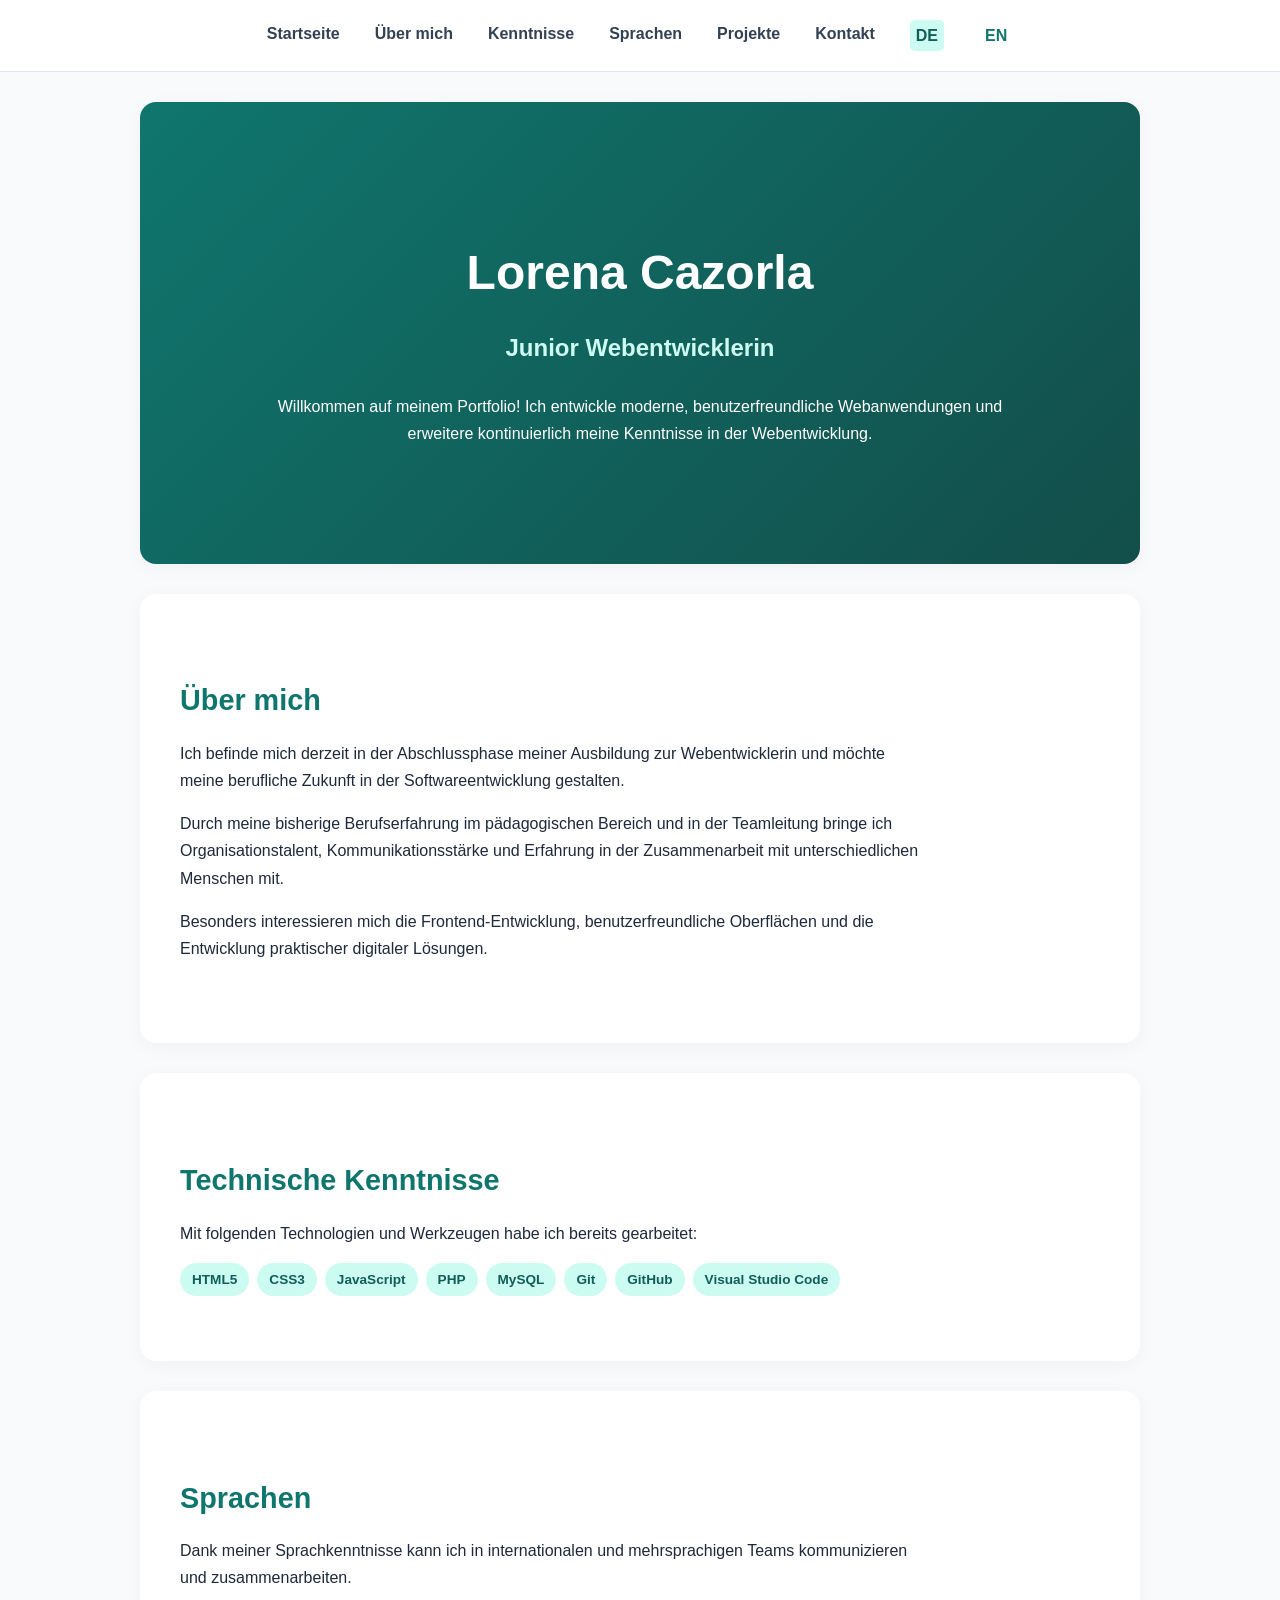
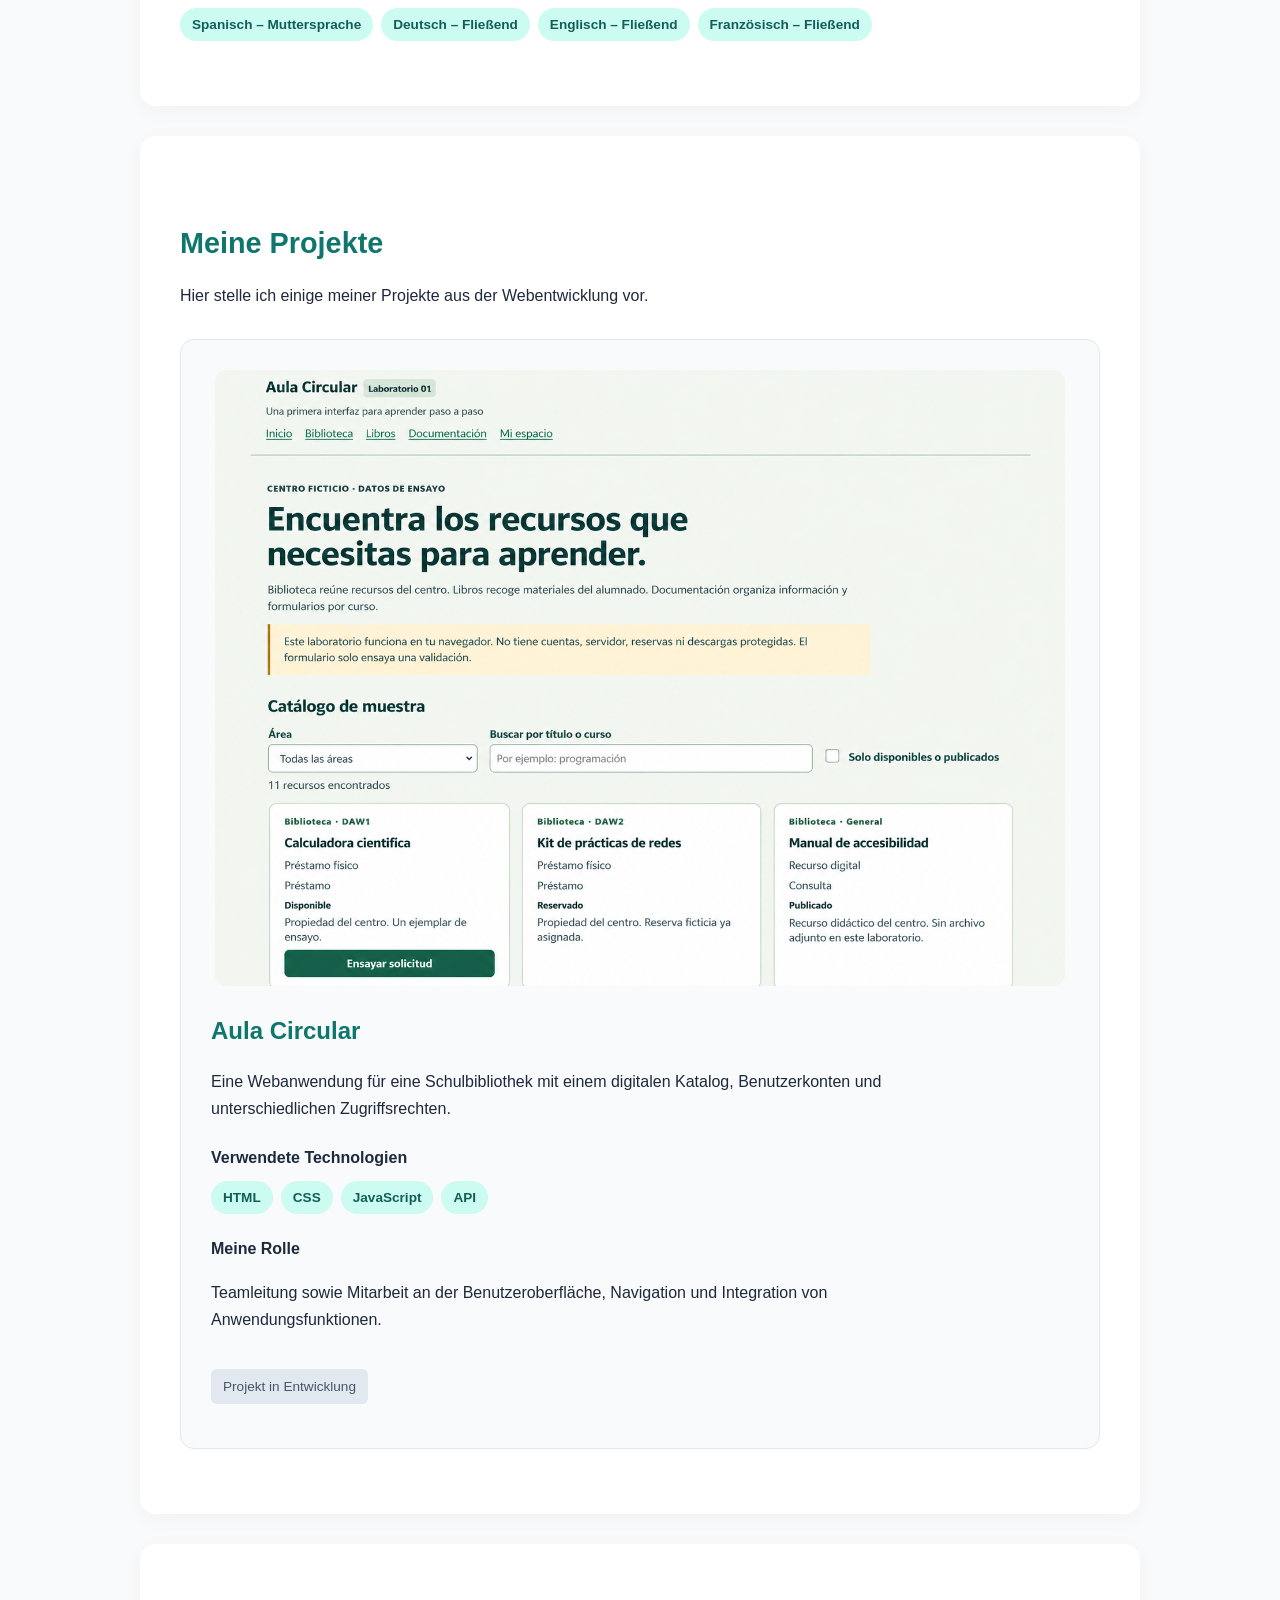
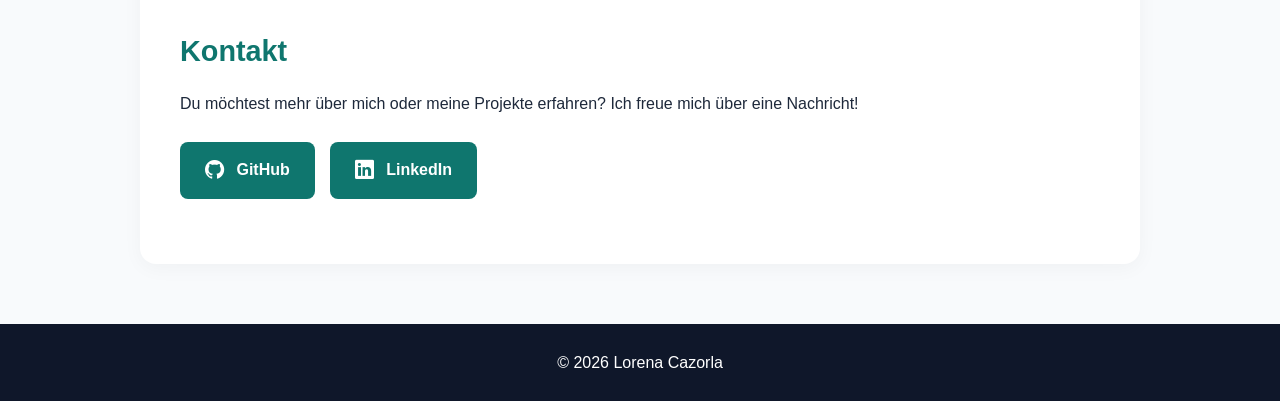
<file: index.html>
<!DOCTYPE html>
<html lang="de">
<head>
    <meta charset="UTF-8">
    <meta name="viewport" content="width=device-width, initial-scale=1.0">
    <title>Lorena Cazorla | Junior Webentwicklerin</title>
    <link rel="stylesheet" href="estilos.css">
    <link rel="stylesheet" href="https://cdn.jsdelivr.net/npm/bootstrap-icons@1.11.3/font/bootstrap-icons.min.css">
    <link rel="stylesheet" href="https://cdn.jsdelivr.net/npm/bootstrap-icons@1.11.3/font/bootstrap-icons.min.css">
</head>

<body>

    <!-- Cabecera y menú de navegación -->
    <header>
        
<nav aria-label="Hauptnavigation">
    <a href="#startseite">Startseite</a>
    <a href="#ueber-mich">Über mich</a>
    <a href="#kenntnisse">Kenntnisse</a>
    <a href="#sprachen">Sprachen</a>
    <a href="#projekte">Projekte</a>
    <a href="#kontakt">Kontakt</a>
    
<a href="index.html" lang="de" aria-current="page">DE</a>
<a href="index-en.html" lang="en">EN</a>

</nav>

    </header>

    <!-- Contenido principal -->
    <main>

        <!-- Inicio -->
        
<section id="startseite">
    <h1>Lorena Cazorla</h1>
    <p>Junior Webentwicklerin</p>
    <p>
        Willkommen auf meinem Portfolio!
        Ich entwickle moderne, benutzerfreundliche
        Webanwendungen und erweitere kontinuierlich
        meine Kenntnisse in der Webentwicklung.
    </p>
</section>
<section id="ueber-mich">
    <h2>Über mich</h2>

    <p>
        Ich befinde mich derzeit in der
        Abschlussphase meiner Ausbildung
        zur Webentwicklerin und möchte
        meine berufliche Zukunft in der
        Softwareentwicklung gestalten.
    </p>

    <p>
        Durch meine bisherige Berufserfahrung
        im pädagogischen Bereich und in der
        Teamleitung bringe ich
        Organisationstalent, Kommunikationsstärke
        und Erfahrung in der Zusammenarbeit
        mit unterschiedlichen Menschen mit.
    </p>

    <p>
        Besonders interessieren mich
        die Frontend-Entwicklung,
        benutzerfreundliche Oberflächen
        und die Entwicklung praktischer
        digitaler Lösungen.
    </p>
</section>


        <!-- Sobre mí -->
       
<section id="kenntnisse">
    <h2>Technische Kenntnisse</h2>

    <p>
        Mit folgenden Technologien und
        Werkzeugen habe ich bereits gearbeitet:
    </p>

    <div class="technologien">
        <span>HTML5</span>
        <span>CSS3</span>
        <span>JavaScript</span>
        <span>PHP</span>
        <span>MySQL</span>
        <span>Git</span>
        <span>GitHub</span>
        <span>Visual Studio Code</span>
    </div>
</section>


<!-- Idiomas -->
<section id="sprachen">
    <h2>Sprachen</h2>

    <p>
        Dank meiner Sprachkenntnisse kann ich
        in internationalen und mehrsprachigen
        Teams kommunizieren und zusammenarbeiten.
    </p>

    <div class="technologien">
        <span>Spanisch – Muttersprache</span>
        <span>Deutsch – Fließend</span>
        <span>Englisch – Fließend</span>
        <span>Französisch – Fließend</span>
    </div>
</section>


        <!-- Proyectos -->
        
<section id="projekte">
    <h2>Meine Projekte</h2>
    <p>
        Hier stelle ich einige meiner Projekte
        aus der Webentwicklung vor.
    </p>

    <div class="projekt-karte">

        <div class="projekt-symbol">
    <img
        src="imagenes/aula-circular.png"
        alt="Screenshot der Webanwendung Aula Circular"
        class="projekt-bild"
        loading="lazy"
    >
</div>

        <div class="projekt-inhalt">
            <h3>Aula Circular</h3>

            <p>
                Eine Webanwendung für eine
                Schulbibliothek mit einem
                digitalen Katalog, Benutzerkonten
                und unterschiedlichen Zugriffsrechten.
            </p>

            <h4>Verwendete Technologien</h4>

            <div class="technologien">
                <span>HTML</span>
                <span>CSS</span>
                <span>JavaScript</span>
                <span>API</span>
            </div>

            <h4>Meine Rolle</h4>

            <p>
                Teamleitung sowie Mitarbeit
                an der Benutzeroberfläche,
                Navigation und Integration
                von Anwendungsfunktionen.
            </p>

            <p class="projekt-status">
                Projekt in Entwicklung
            </p>
        </div>

    </div>
</section>


        <!-- Contacto -->
        
<section id="kontakt">
    <h2>Kontakt</h2>
    <p>
        Du möchtest mehr über mich oder meine Projekte
        erfahren? Ich freue mich über eine Nachricht!
    </p>

    <div class="kontakt-links">
        <a href="https://github.com/lorenadev6"
           target="_blank"
           rel="noopener noreferrer">
           <i class="bi bi-github" aria-hidden="true"></i>
            GitHub
        </a>

        <a href="https://www.linkedin.com/in/lorena-cazorla/"
           target="_blank"
           rel="noopener noreferrer">
            <i class="bi bi-linkedin" aria-hidden="true"></i>
            LinkedIn
        </a>
    </div>
</section>


    </main>

    <!-- Pie de página -->
    <footer>
        <p>&copy; 2026 Lorena Cazorla</p>
    </footer>

</body>
</html>
</file>
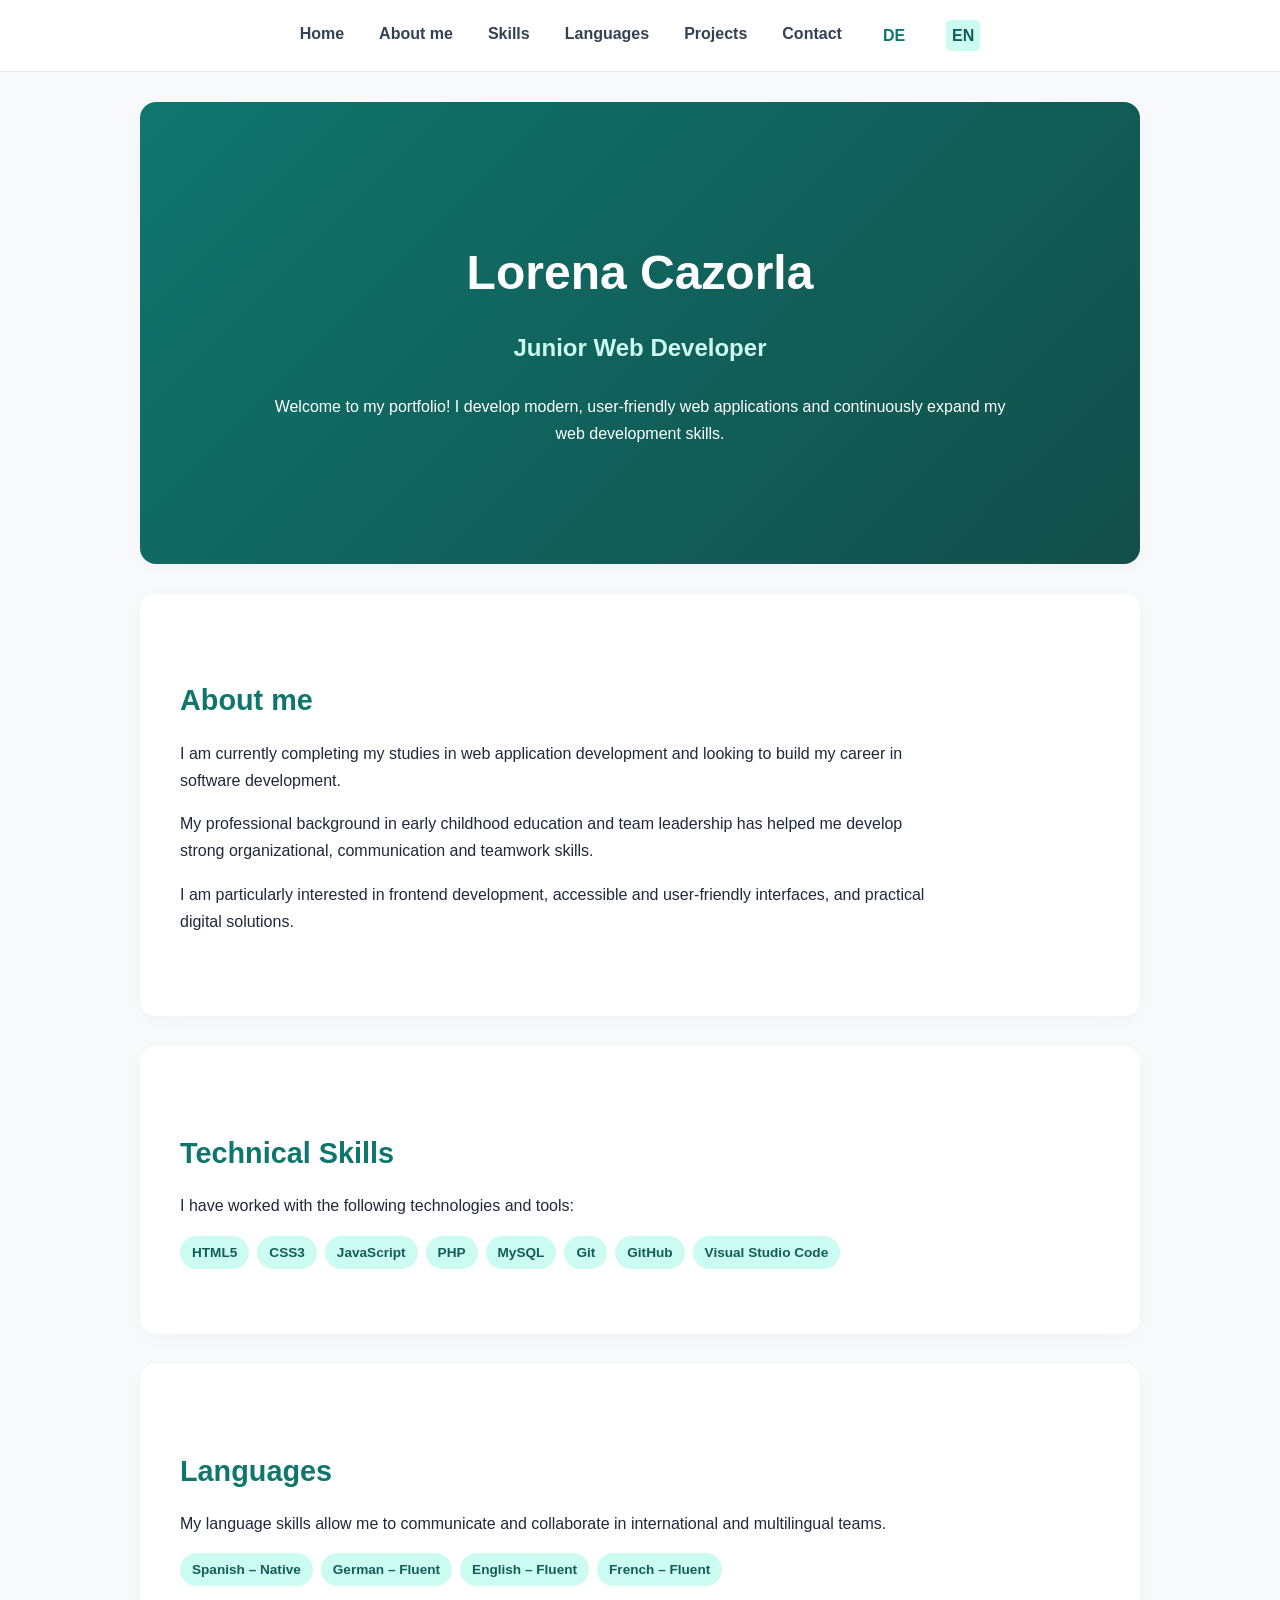
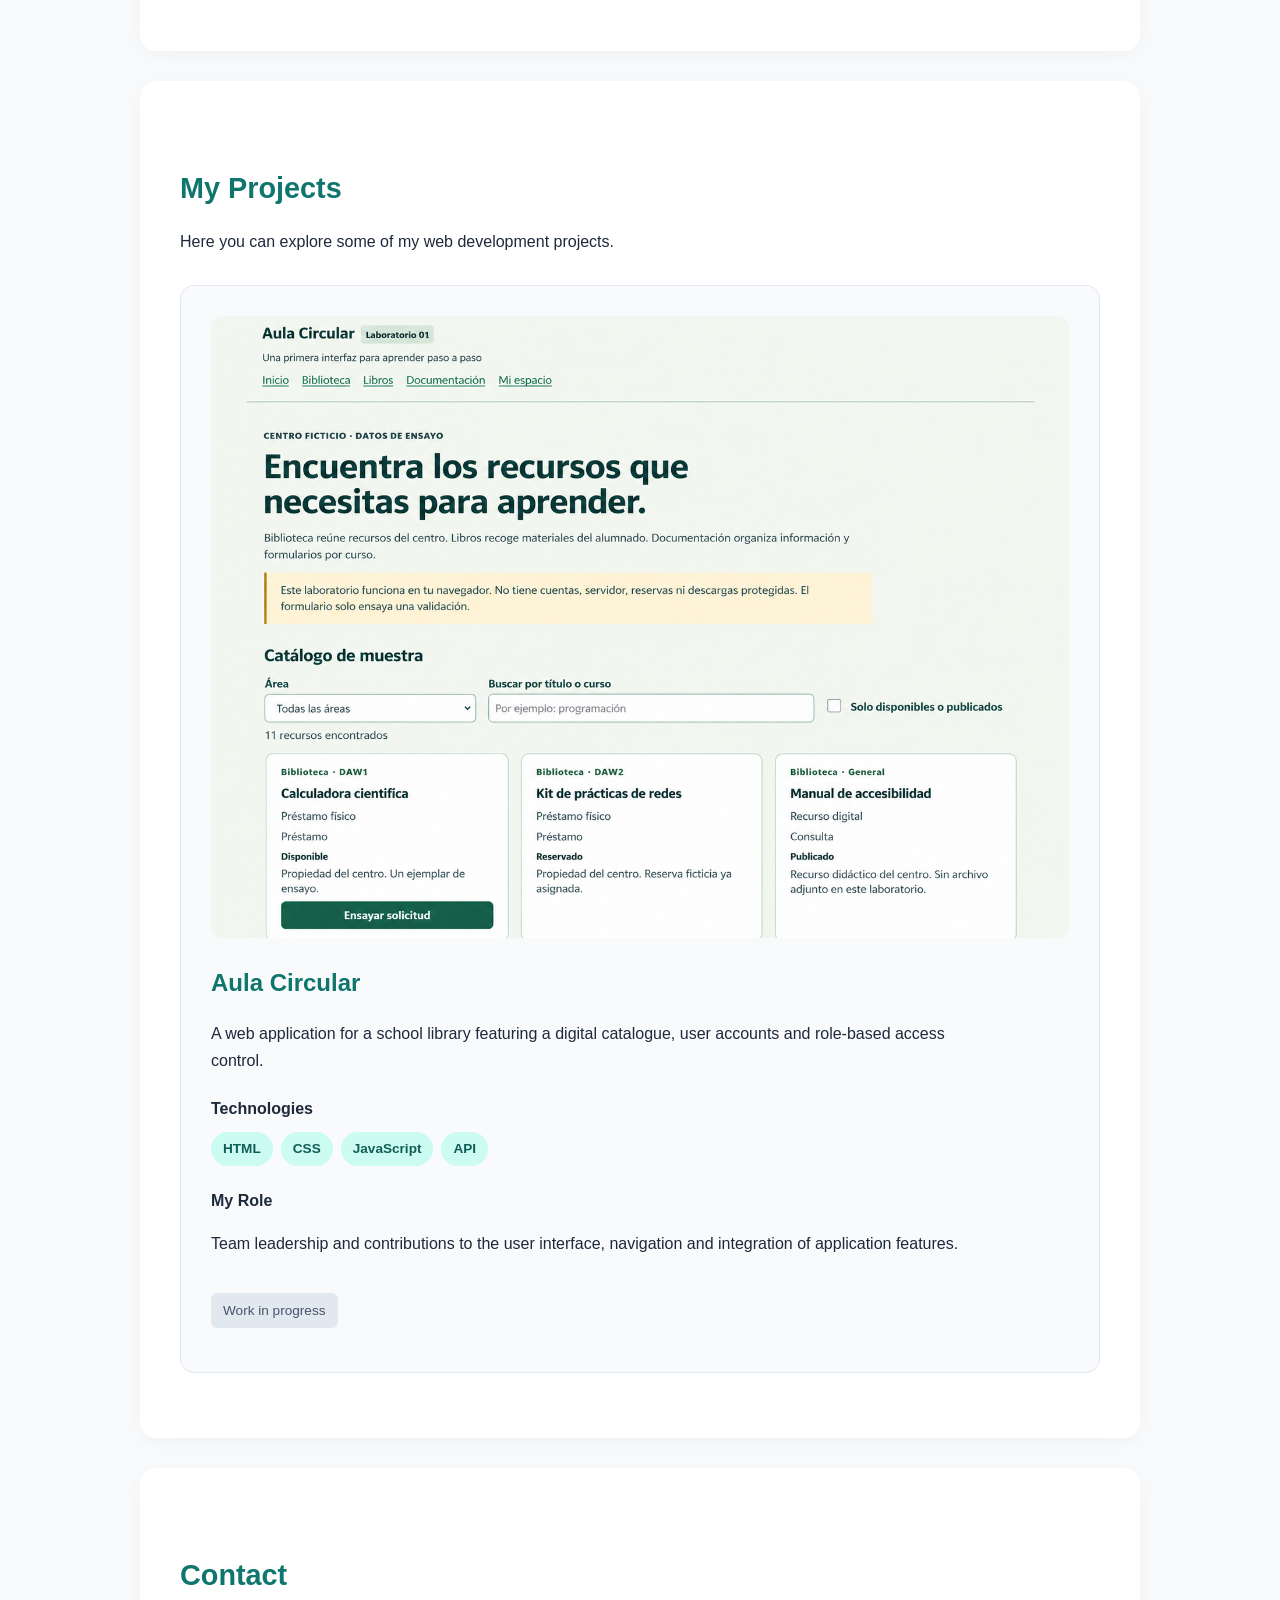
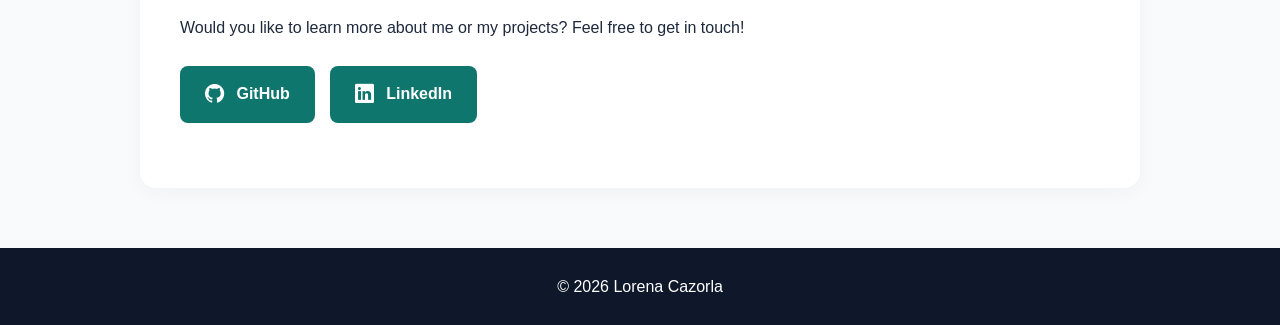
<file: index-en.html>
<!DOCTYPE html>
<html lang="en">

<head>
    <meta charset="UTF-8">
    <meta name="viewport" content="width=device-width, initial-scale=1.0">
    <title>Lorena Cazorla | Junior Web Developer</title>
    <link rel="stylesheet" href="estilos.css">
    <link rel="stylesheet" href="https://cdn.jsdelivr.net/npm/bootstrap-icons@1.11.3/font/bootstrap-icons.min.css">
    <link rel="stylesheet" href="https://cdn.jsdelivr.net/npm/bootstrap-icons@1.11.3/font/bootstrap-icons.min.css">
</head>

<body>

    <!-- Navigation -->
    <header>
        <nav aria-label="Main navigation">
            <a href="#startseite">Home</a>
            <a href="#ueber-mich">About me</a>
            <a href="#kenntnisse">Skills</a>
            <a href="#sprachen">Languages</a>
            <a href="#projekte">Projects</a>
            <a href="#kontakt">Contact</a>
            <a href="index.html" lang="de">DE</a>
            <a href="index-en.html" lang="en"
               aria-current="page">EN</a>
        </nav>
    </header>

    <main>

        <!-- Home -->
        <section id="startseite">
            <h1>Lorena Cazorla</h1>
            <p>Junior Web Developer</p>
            <p>
                Welcome to my portfolio!
                I develop modern, user-friendly
                web applications and continuously
                expand my web development skills.
            </p>
        </section>

        <!-- About me -->
        <section id="ueber-mich">
            <h2>About me</h2>

            <p>
                I am currently completing my studies
                in web application development and
                looking to build my career
                in software development.
            </p>

            <p>
                My professional background in early
                childhood education and team leadership
                has helped me develop strong
                organizational, communication
                and teamwork skills.
            </p>

            <p>
                I am particularly interested in
                frontend development, accessible
                and user-friendly interfaces,
                and practical digital solutions.
            </p>
        </section>

        <!-- Technical skills -->
        <section id="kenntnisse">
            <h2>Technical Skills</h2>

            <p>
                I have worked with the following
                technologies and tools:
            </p>

            <div class="technologien">
                <span>HTML5</span>
                <span>CSS3</span>
                <span>JavaScript</span>
                <span>PHP</span>
                <span>MySQL</span>
                <span>Git</span>
                <span>GitHub</span>
                <span>Visual Studio Code</span>
            </div>
        </section>

        <!-- Languages -->
        <section id="sprachen">
            <h2>Languages</h2>

            <p>
                My language skills allow me to
                communicate and collaborate
                in international and multilingual teams.
            </p>

            <div class="technologien">
                <span>Spanish – Native</span>
                <span>German – Fluent</span>
                <span>English – Fluent</span>
                <span>French – Fluent</span>
            </div>
        </section>

        <!-- Projects -->
        <section id="projekte">
            <h2>My Projects</h2>

            <p>
                Here you can explore some
                of my web development projects.
            </p>

            <div class="projekt-karte">

                <div class="projekt-imagen">
    <img
        src="imagenes/aula-circular.png"
        alt="Screenshot der Webanwendung Aula Circular"
        class="projekt-bild"
        loading="lazy"
    >
</div>

                <div class="projekt-inhalt">
                    <h3>Aula Circular</h3>

                    <p>
                        A web application for a school
                        library featuring a digital
                        catalogue, user accounts
                        and role-based access control.
                    </p>

                    <h4>Technologies</h4>

                    <div class="technologien">
                        <span>HTML</span>
                        <span>CSS</span>
                        <span>JavaScript</span>
                        <span>API</span>
                    </div>

                    <h4>My Role</h4>

                    <p>
                        Team leadership and contributions
                        to the user interface,
                        navigation and integration
                        of application features.
                    </p>

                    <p class="projekt-status">
                        Work in progress
                    </p>
                </div>

            </div>
        </section>

        <!-- Contact -->
        <section id="kontakt">
            <h2>Contact</h2>

            <p>
                Would you like to learn more about me
                or my projects? Feel free to get in touch!
            </p>

            <div class="kontakt-links">
                <a href="https://github.com/Lorenadev6"
                   target="_blank"
                   rel="noopener noreferrer">
                   <i class="bi bi-github" aria-hidden="true"></i>
                    GitHub
                </a>
                 <a href="https://www.linkedin.com/in/lorena-cazorla/"
           target="_blank"
           rel="noopener noreferrer">
           <i class="bi bi-linkedin" aria-hidden="true"></i>
            LinkedIn
        </a>
            </div>
        </section>

    </main>

    <footer>
        <p>&copy; 2026 Lorena Cazorla</p>
    </footer>

</body>
</html>
</file>
<file: estilos.css>
/* Configuración general */

* {
    box-sizing: border-box;
}

html {
    scroll-behavior: smooth;
}

body {
    margin: 0;
    font-family: Arial, Helvetica, sans-serif;
    color: #1e293b;
    background-color: #f8fafc;
    line-height: 1.7;
}

/* Cabecera y navegación */

header {
    background-color: #ffffff;
    padding: 20px 8%;
    border-bottom: 1px solid #e2e8f0;
    position: sticky;
    top: 0;
    z-index: 10;
}

nav {
    display: flex;
    justify-content: center;
    gap: 35px;
    flex-wrap: wrap;
}

nav a {
    color: #334155;
    text-decoration: none;
    font-weight: bold;
    transition: color 0.3s;
}

nav a:hover {
    color: #0d9488;
}

nav a:focus-visible,
a:focus-visible {
    outline: 3px solid #0d9488;
    outline-offset: 4px;
}

/* Contenido principal */

main {
    max-width: 1050px;
    margin: 0 auto;
    padding: 30px 25px;
}

section {
    padding: 65px 40px;
    margin-bottom: 30px;
    background-color: #ffffff;
    border-radius: 16px;
    box-shadow: 0 4px 20px rgba(0, 0, 0, 0.04);
    scroll-margin-top: 100px;
}

h1, h2 {
    line-height: 1.3;
}

h1 {
    font-size: 3rem;
    margin-bottom: 10px;
}

h2 {
    font-size: 1.8rem;
    margin-bottom: 20px;
    color: #0f766e;
}

p {
    max-width: 750px;
}

/* Presentación inicial */

#startseite {
    background: linear-gradient(135deg, #0f766e, #134e4a);
    color: #ffffff;
    text-align: center;
    padding: 100px 35px;
}

#startseite h1 {
    color: #ffffff;
}

#startseite p {
    margin-left: auto;
    margin-right: auto;
}

#startseite p:first-of-type {
    font-size: 1.5rem;
    font-weight: bold;
    color: #ccfbf1;
}

/* Pie de página */

footer {
    background-color: #0f172a;
    color: #ffffff;
    text-align: center;
    padding: 25px;
}

footer p {
    margin: 0 auto;
}

/* Adaptación a móviles */

@media (max-width: 600px) {

    header {
        padding: 18px 12px;
    }

    nav {
        gap: 12px 18px;
    }

    nav a {
        font-size: 0.9rem;
    }

    main {
        padding: 20px 15px;
    }

    section {
        padding: 40px 22px;
        scroll-margin-top: 130px;
    }

    #startseite {
        padding: 70px 20px;
    }

    h1 {
        font-size: 2rem;
    }

    h2 {
        font-size: 1.5rem;
    }

    #startseite p:first-of-type {
        font-size: 1.2rem;
    }
}

/* Tarjetas de proyectos */

.projekt-karte {
    display: flex;
    flex-direction: column;
    gap: 25px;
    padding: 30px;
    margin-top: 30px;
    border: 1px solid #e2e8f0;
    border-radius: 14px;
    background-color: #f8fafc;
}

.projekt-imagen {
    width: 100%;
    text-align: center;
}

.projekt-bild {
    display: block;
    width: 100%;
    max-width: 850px;
    height: auto;
    margin: 0 auto;
    border-radius: 12px;
}

.projekt-inhalt {
    flex: 1;
    min-width: 0;
}

.projekt-inhalt h3 {
    margin-top: 0;
    margin-bottom: 12px;
    color: #0f766e;
    font-size: 1.5rem;
}

.projekt-inhalt h4 {
    margin-bottom: 10px;
}

.technologien {
    display: flex;
    flex-wrap: wrap;
    gap: 8px;
}

.technologien span {
    padding: 5px 12px;
    border-radius: 20px;
    background-color: #ccfbf1;
    color: #115e59;
    font-size: 0.85rem;
    font-weight: bold;
}

.projekt-status {
    display: inline-block;
    margin-top: 20px;
    padding: 6px 12px;
    border-radius: 6px;
    background-color: #e2e8f0;
    color: #475569;
    font-size: 0.85rem;
}

/* Proyectos en dispositivos móviles */


@media (max-width: 600px) {
    .projekt-karte {
        padding: 15px;
        gap: 20px;
    }

    .projekt-bild {
        width: 100%;
        height: auto;
    }
}


/* Botones de contacto */

.kontakt-links {
    display: flex;
    gap: 15px;
    flex-wrap: wrap;
    margin-top: 25px;
}

.kontakt-links a {
    display: inline-block;
    background-color: #0f766e;
    color: white;
    text-decoration: none;
    padding: 12px 25px;
    border-radius: 8px;
    font-weight: bold;
    transition: background-color 0.3s,
                transform 0.3s;
}

.kontakt-links a:hover {
    background-color: #115e59;
    transform: translateY(-3px);
}

/* Iconos de contacto */

.kontakt-links a i {
    margin-right: 8px;
    font-size: 1.2rem;
    vertical-align: middle;
}

/* Selector de idiomas */

nav a[lang] {
    color: #0f766e;
    padding: 2px 6px;
    border-radius: 5px;
}

nav a[aria-current="page"] {
    background-color: #ccfbf1;
    color: #115e59;
}

nav a[lang]:hover {
    background-color: #e2e8f0;
}
/* Corrección de la imagen de Aula Circular */

.projekt-karte {
    display: flex;
    flex-direction: column;
    gap: 25px;
    overflow: hidden;
}

.projekt-imagen {
    width: 100%;
    min-width: 0;
    overflow: hidden;
}

.projekt-imagen img {
    display: block;
    width: 100%;
    max-width: 100%;
    height: auto;
    object-fit: contain;
}

.projekt-inhalt {
    width: 100%;
    min-width: 0;
}
</file>
